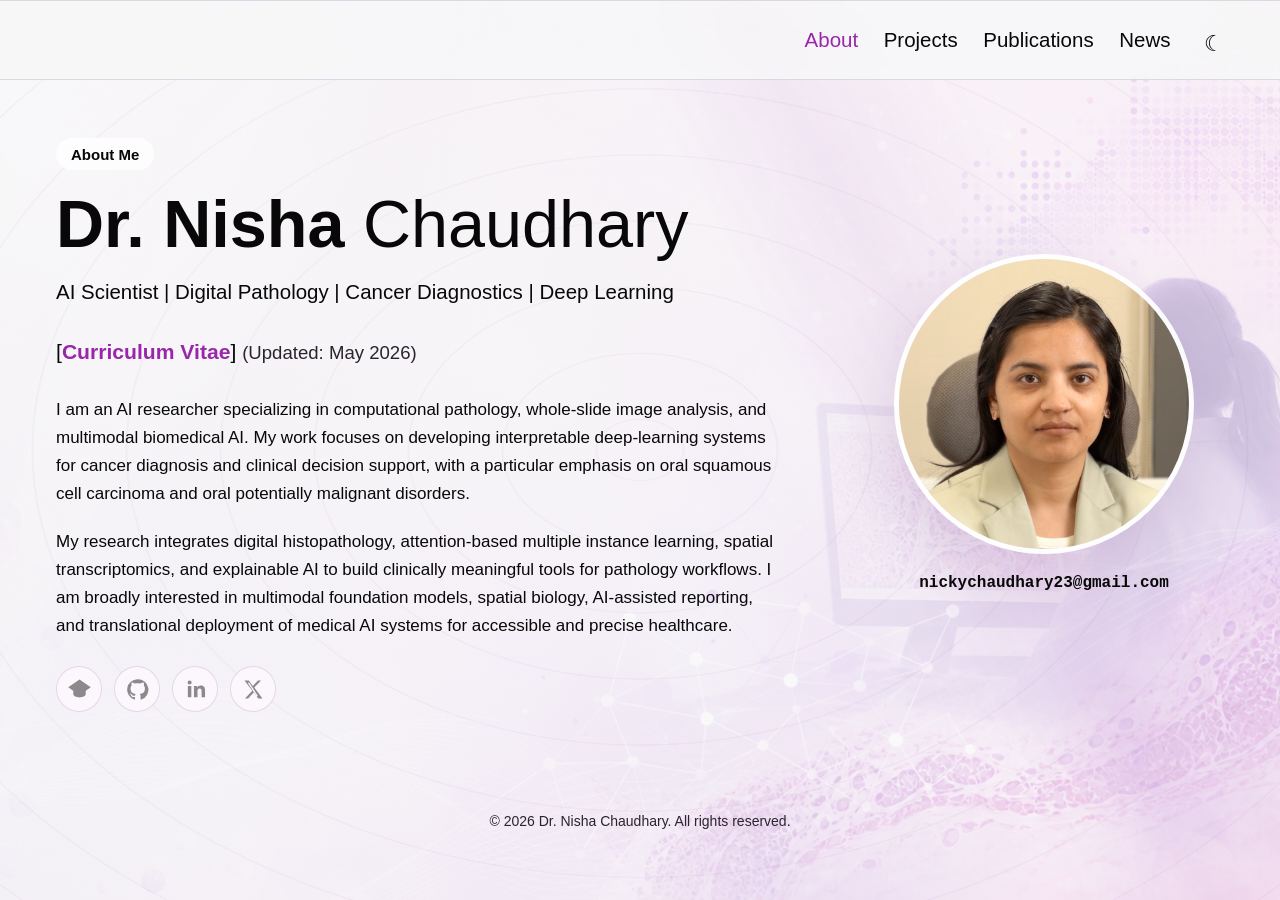
<file: index.html>
<!DOCTYPE html>
<html lang="en">
<head>
  <meta charset="UTF-8" />
  <meta name="viewport" content="width=device-width, initial-scale=1.0" />
  <meta name="description" content="Academic portfolio of Dr. Nisha Chaudhary, AI scientist in digital pathology and cancer diagnostics." />
  <title>Dr. Nisha Chaudhary</title>
  <link rel="stylesheet" href="styles.css" />
</head>
<body>
  <header class="site-header">
    <nav class="nav-shell" aria-label="Primary navigation">
      <span class="brand brand-placeholder" aria-hidden="true"></span>
      <div class="nav-links">
        <a class="active" href="index.html">About</a>
        <a href="projects.html">Projects</a>
        <a href="publications.html">Publications</a>
        <a href="news.html">News</a>
        <button class="theme-toggle" type="button" aria-label="Toggle dark and light mode"></button>
      </div>
    </nav>
  </header>

  <main class="page-shell about-layout">
    <section class="about-copy" aria-labelledby="about-heading">
      <p class="section-pill">About Me</p>
      <h1 id="about-heading" class="name-heading"><strong>Dr. Nisha</strong> Chaudhary</h1>
      <p class="affiliation">AI Scientist | Digital Pathology | Cancer Diagnostics | Deep Learning</p>
      <p class="cv-line">
        [<a href="Nisha_CV.pdf" target="_blank" rel="noopener noreferrer">Curriculum Vitae</a>]
        <span>(Updated: May 2026)</span>
      </p>
      <p>
        I am an AI researcher specializing in computational pathology, whole-slide image analysis, and multimodal biomedical AI. My work focuses on developing interpretable deep-learning systems for cancer diagnosis and clinical decision support, with a particular emphasis on oral squamous cell carcinoma and oral potentially malignant disorders.
      </p>
      <p>
        My research integrates digital histopathology, attention-based multiple instance learning, spatial transcriptomics, and explainable AI to build clinically meaningful tools for pathology workflows. I am broadly interested in multimodal foundation models, spatial biology, AI-assisted reporting, and translational deployment of medical AI systems for accessible and precise healthcare.
      </p>

      <div class="social-row" aria-label="Profile links">
        <a class="social-link scholar" href="https://scholar.google.com/citations?user=HsAJ6cYAAAAJ&hl=en" target="_blank" rel="noopener noreferrer" aria-label="Google Scholar" title="Google Scholar">
          <svg class="social-icon" viewBox="0 0 24 24" aria-hidden="true">
            <path d="M12 3 2 10l10 7 10-7-10-7Z"></path>
            <path d="M6.5 13.2v3.1c0 1.5 2.5 2.7 5.5 2.7s5.5-1.2 5.5-2.7v-3.1"></path>
          </svg>
        </a>
        <a class="social-link github" href="https://github.com/NishaChaudhary23" target="_blank" rel="noopener noreferrer" aria-label="GitHub" title="GitHub">
          <svg class="social-icon" viewBox="0 0 24 24" aria-hidden="true">
            <path d="M12 2.8a9.3 9.3 0 0 0-2.9 18.1c.5.1.7-.2.7-.5v-1.7c-2.8.6-3.4-1.2-3.4-1.2-.5-1.1-1.1-1.4-1.1-1.4-.9-.6.1-.6.1-.6 1 .1 1.5 1 1.5 1 .9 1.5 2.3 1.1 2.9.8.1-.6.3-1.1.6-1.3-2.2-.3-4.6-1.1-4.6-4.9 0-1.1.4-2 1-2.7-.1-.3-.4-1.3.1-2.7 0 0 .8-.3 2.8 1a9.7 9.7 0 0 1 5 0c1.9-1.3 2.8-1 2.8-1 .5 1.4.2 2.4.1 2.7.7.7 1 1.6 1 2.7 0 3.8-2.3 4.6-4.6 4.9.4.3.7 1 .7 2v2.4c0 .3.2.6.7.5A9.3 9.3 0 0 0 12 2.8Z"></path>
          </svg>
        </a>
        <a class="social-link linkedin" href="https://www.linkedin.com/in/nisha-chaudhary-33b6a425b/" target="_blank" rel="noopener noreferrer" aria-label="LinkedIn" title="LinkedIn">
          <svg class="social-icon" viewBox="0 0 24 24" aria-hidden="true">
            <path d="M5.2 8.8h3.1v10H5.2v-10Zm1.6-4.9a1.8 1.8 0 1 1 0 3.6 1.8 1.8 0 0 1 0-3.6Zm3.8 4.9h3v1.4h.1c.4-.8 1.5-1.7 3-1.7 3.2 0 3.8 2.1 3.8 4.9v5.4h-3.1v-4.9c0-1.2 0-2.7-1.7-2.7s-1.9 1.3-1.9 2.6v5h-3.2v-10Z"></path>
          </svg>
        </a>
        <a class="social-link x" href="https://x.com/Nisha9293" target="_blank" rel="noopener noreferrer" aria-label="X" title="X">
          <svg class="social-icon" viewBox="0 0 24 24" aria-hidden="true">
            <path d="m4 4 6.9 9.2L4.4 20h2.8l5-5.3 4 5.3H20l-7.3-9.7L18.7 4h-2.8l-4.5 4.8L7.8 4H4Zm4.3 2 7.8 12h-1.4L6.8 6h1.5Z"></path>
          </svg>
        </a>
      </div>
    </section>

    <aside class="profile-panel" aria-label="Profile photo and email">
      <img class="oval-photo" src="your-photo.png" alt="Dr. Nisha Chaudhary" />
      <a class="email-link" href="mailto:nickychaudhary23@gmail.com">nickychaudhary23@gmail.com</a>
    </aside>
  </main>

  <footer class="site-footer">
    <p>&copy; 2026 Dr. Nisha Chaudhary. All rights reserved.</p>
  </footer>

  <script src="script.js"></script>
</body>
</html>
</file>
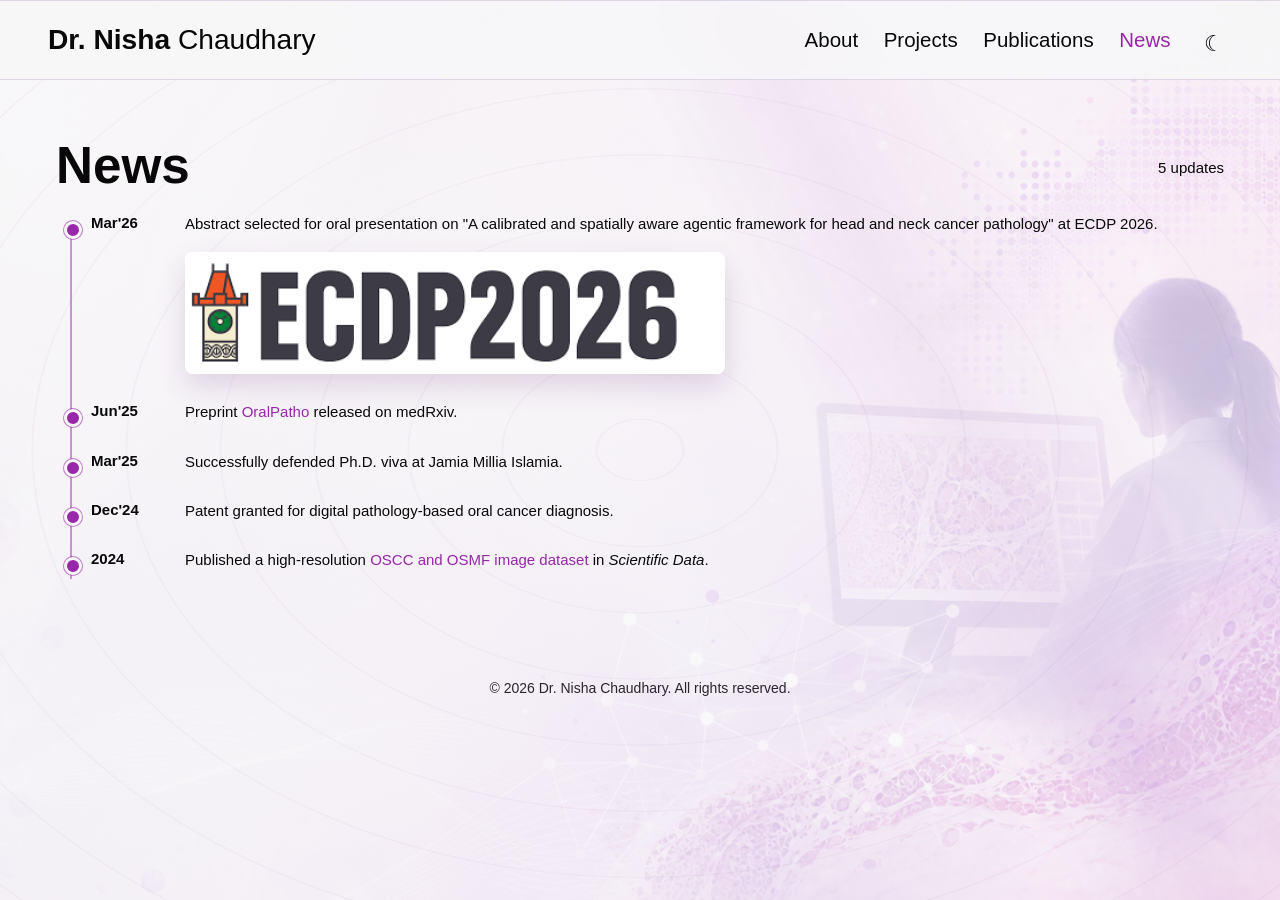
<file: news.html>
<!DOCTYPE html>
<html lang="en">
<head>
  <meta charset="UTF-8" />
  <meta name="viewport" content="width=device-width, initial-scale=1.0" />
  <meta name="description" content="News and updates from Dr. Nisha Chaudhary." />
  <title>News | Dr. Nisha Chaudhary</title>
  <link rel="stylesheet" href="styles.css" />
</head>
<body>
  <header class="site-header">
    <nav class="nav-shell" aria-label="Primary navigation">
      <a class="brand" href="index.html"><strong>Dr. Nisha</strong> Chaudhary</a>
      <div class="nav-links">
        <a href="index.html">About</a>
        <a href="projects.html">Projects</a>
        <a href="publications.html">Publications</a>
        <a class="active" href="news.html">News</a>
        <button class="theme-toggle" type="button" aria-label="Toggle dark and light mode"></button>
      </div>
    </nav>
  </header>

  <main class="page-shell">
    <div class="news-heading">
      <h1>News</h1>
      <span>5 updates</span>
    </div>
    <section class="news-timeline" aria-label="News timeline">
      <article class="timeline-news-item">
        <time>Mar'26</time>
        <div class="timeline-news-content">
          <p>Abstract selected for oral presentation on "A calibrated and spatially aware agentic framework for head and neck cancer pathology" at ECDP 2026.</p>
          <img class="news-logo" src="ecdp.png" alt="ECDP 2026 logo" />
        </div>
      </article>
      <article class="timeline-news-item">
        <time>Jun'25</time>
        <div class="timeline-news-content">
          <p>Preprint <a href="https://www.medrxiv.org/content/10.1101/2025.06.05.25329090v1" target="_blank" rel="noopener noreferrer">OralPatho</a> released on medRxiv.</p>
        </div>
      </article>
      <article class="timeline-news-item">
        <time>Mar'25</time>
        <div class="timeline-news-content">
          <p>Successfully defended Ph.D. viva at Jamia Millia Islamia.</p>
        </div>
      </article>
      <article class="timeline-news-item">
        <time>Dec'24</time>
        <div class="timeline-news-content">
          <p>Patent granted for digital pathology-based oral cancer diagnosis.</p>
        </div>
      </article>
      <article class="timeline-news-item">
        <time>2024</time>
        <div class="timeline-news-content">
          <p>Published a high-resolution <a href="https://www.nature.com/articles/s41597-024-03836-6" target="_blank" rel="noopener noreferrer">OSCC and OSMF image dataset</a> in <em>Scientific Data</em>.</p>
        </div>
      </article>
    </section>
  </main>

  <footer class="site-footer">
    <p>&copy; 2026 Dr. Nisha Chaudhary. All rights reserved.</p>
  </footer>

  <script src="script.js"></script>
</body>
</html>
</file>
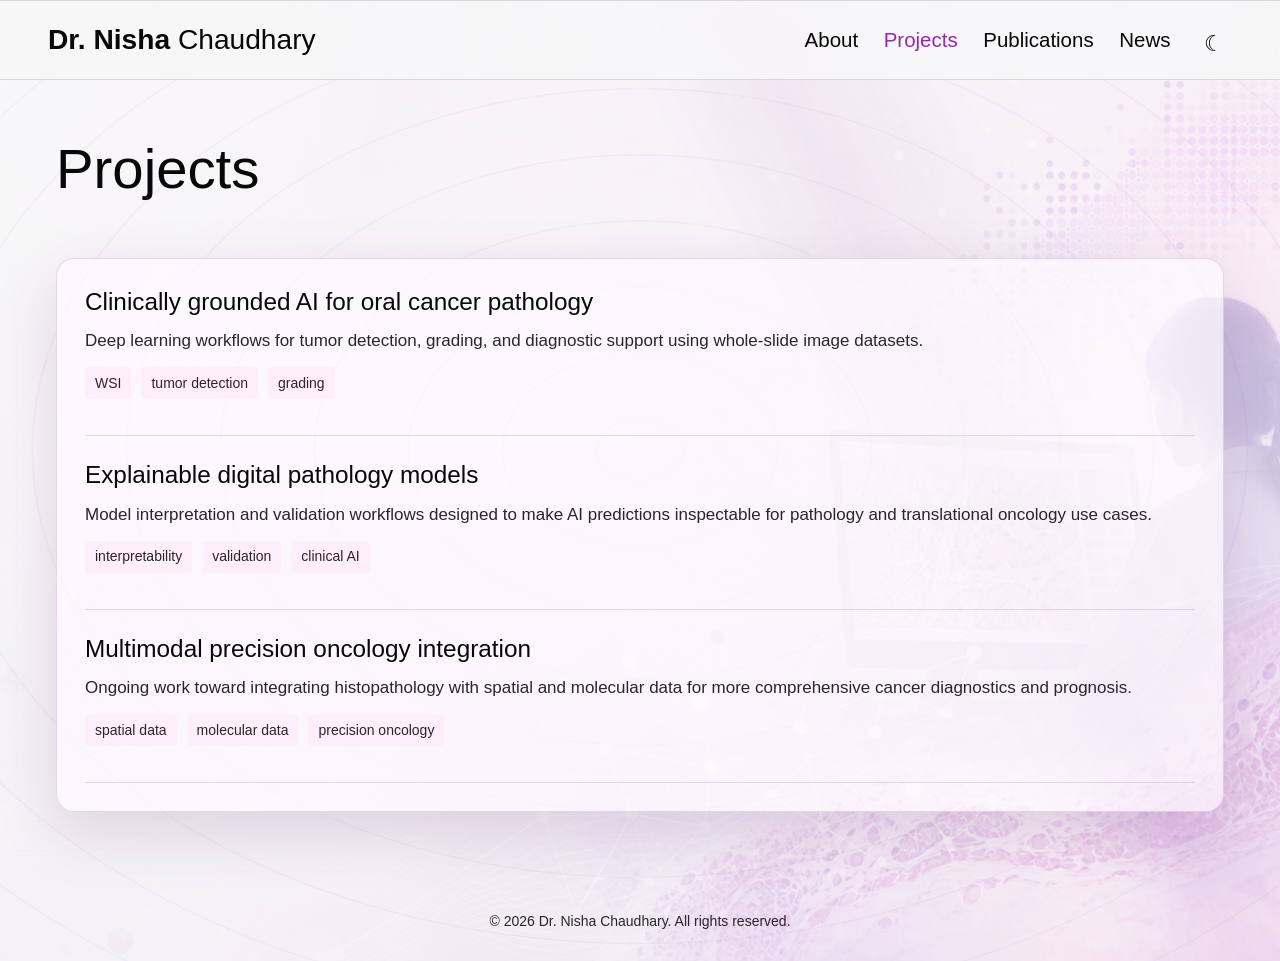
<file: projects.html>
<!DOCTYPE html>
<html lang="en">
<head>
  <meta charset="UTF-8" />
  <meta name="viewport" content="width=device-width, initial-scale=1.0" />
  <meta name="description" content="Research projects by Dr. Nisha Chaudhary." />
  <title>Projects | Dr. Nisha Chaudhary</title>
  <link rel="stylesheet" href="styles.css" />
</head>
<body>
  <header class="site-header">
    <nav class="nav-shell" aria-label="Primary navigation">
      <a class="brand" href="index.html"><strong>Dr. Nisha</strong> Chaudhary</a>
      <div class="nav-links">
        <a href="index.html">About</a>
        <a class="active" href="projects.html">Projects</a>
        <a href="publications.html">Publications</a>
        <a href="news.html">News</a>
        <button class="theme-toggle" type="button" aria-label="Toggle dark and light mode"></button>
      </div>
    </nav>
  </header>

  <main class="page-shell">
    <h1>Projects</h1>
    <section class="content-block">
      <article class="publication">
        <h2>Clinically grounded AI for oral cancer pathology</h2>
        <p>Deep learning workflows for tumor detection, grading, and diagnostic support using whole-slide image datasets.</p>
        <p class="pub-links">
          <span>WSI</span>
          <span>tumor detection</span>
          <span>grading</span>
        </p>
      </article>

      <article class="publication">
        <h2>Explainable digital pathology models</h2>
        <p>Model interpretation and validation workflows designed to make AI predictions inspectable for pathology and translational oncology use cases.</p>
        <p class="pub-links">
          <span>interpretability</span>
          <span>validation</span>
          <span>clinical AI</span>
        </p>
      </article>

      <article class="publication">
        <h2>Multimodal precision oncology integration</h2>
        <p>Ongoing work toward integrating histopathology with spatial and molecular data for more comprehensive cancer diagnostics and prognosis.</p>
        <p class="pub-links">
          <span>spatial data</span>
          <span>molecular data</span>
          <span>precision oncology</span>
        </p>
      </article>
    </section>
  </main>

  <footer class="site-footer">
    <p>&copy; 2026 Dr. Nisha Chaudhary. All rights reserved.</p>
  </footer>

  <script src="script.js"></script>
</body>
</html>
</file>
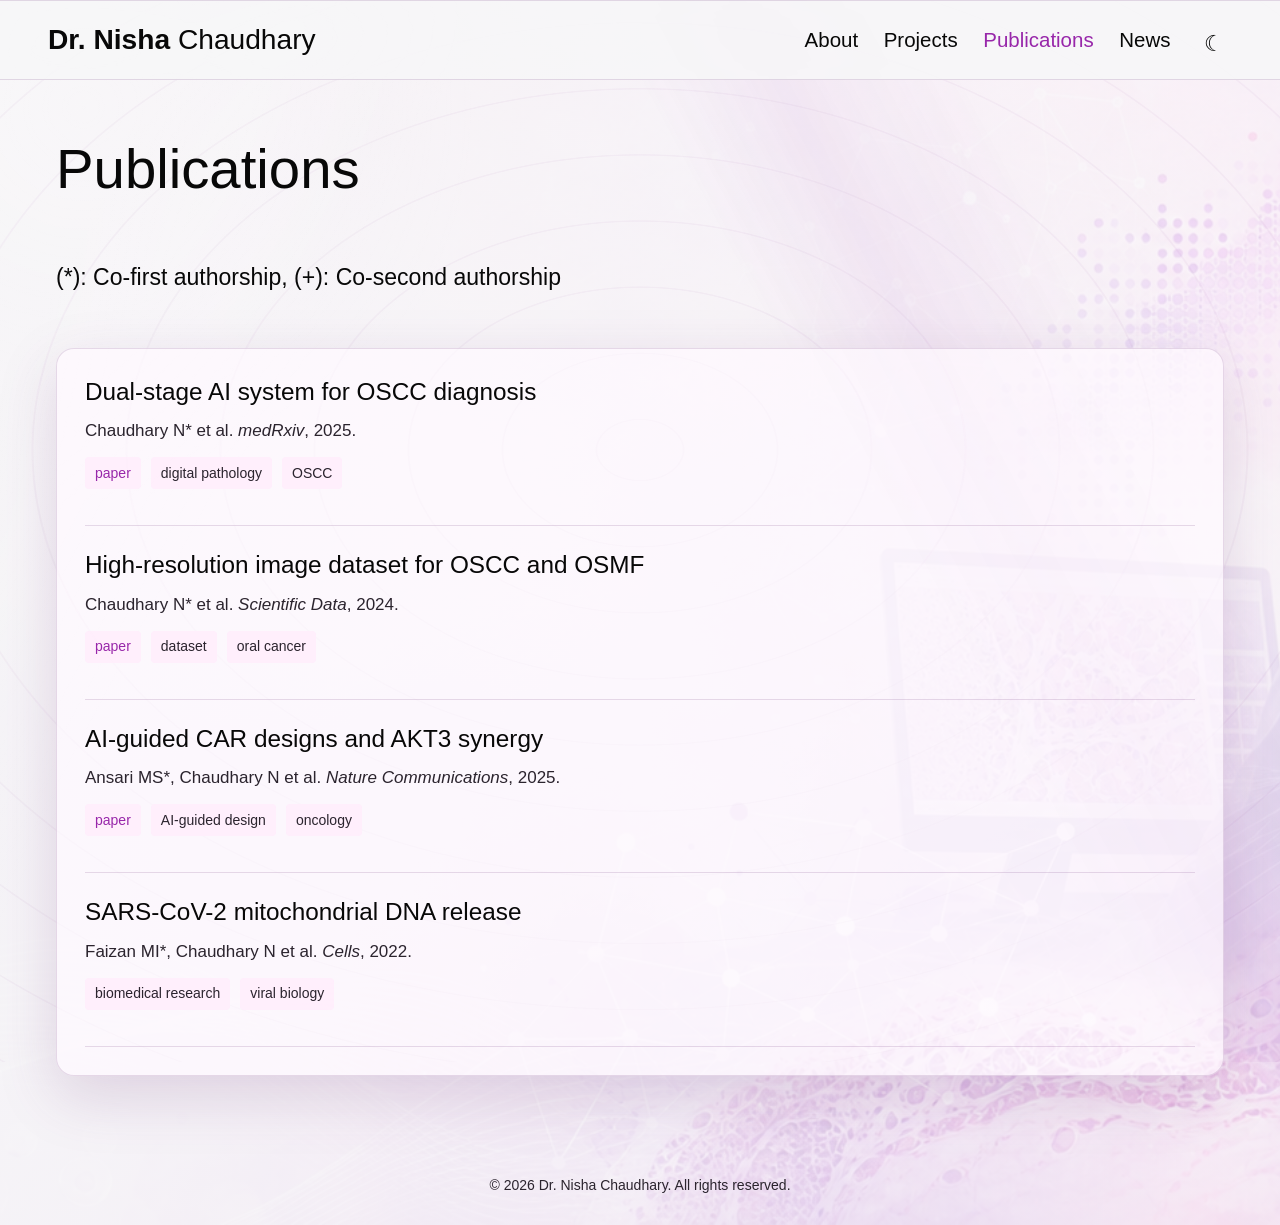
<file: publications.html>
<!DOCTYPE html>
<html lang="en">
<head>
  <meta charset="UTF-8" />
  <meta name="viewport" content="width=device-width, initial-scale=1.0" />
  <meta name="description" content="Publications by Dr. Nisha Chaudhary." />
  <title>Publications | Dr. Nisha Chaudhary</title>
  <link rel="stylesheet" href="styles.css" />
</head>
<body>
  <header class="site-header">
    <nav class="nav-shell" aria-label="Primary navigation">
      <a class="brand" href="index.html"><strong>Dr. Nisha</strong> Chaudhary</a>
      <div class="nav-links">
        <a href="index.html">About</a>
        <a href="projects.html">Projects</a>
        <a class="active" href="publications.html">Publications</a>
        <a href="news.html">News</a>
        <button class="theme-toggle" type="button" aria-label="Toggle dark and light mode"></button>
      </div>
    </nav>
  </header>

  <main class="page-shell">
    <h1>Publications</h1>
    <p class="page-note">(*): Co-first authorship, (+): Co-second authorship</p>

    <section class="content-block" aria-label="Selected publications">
      <article class="publication">
        <h2>Dual-stage AI system for OSCC diagnosis</h2>
        <p>Chaudhary N* et al. <em>medRxiv</em>, 2025.</p>
        <p class="pub-links">
          <a href="https://www.medrxiv.org/content/10.1101/2025.06.05.25329090v1" target="_blank" rel="noopener noreferrer">paper</a>
          <span>digital pathology</span>
          <span>OSCC</span>
        </p>
      </article>

      <article class="publication">
        <h2>High-resolution image dataset for OSCC and OSMF</h2>
        <p>Chaudhary N* et al. <em>Scientific Data</em>, 2024.</p>
        <p class="pub-links">
          <a href="https://www.nature.com/articles/s41597-024-03836-6" target="_blank" rel="noopener noreferrer">paper</a>
          <span>dataset</span>
          <span>oral cancer</span>
        </p>
      </article>

      <article class="publication">
        <h2>AI-guided CAR designs and AKT3 synergy</h2>
        <p>Ansari MS*, Chaudhary N et al. <em>Nature Communications</em>, 2025.</p>
        <p class="pub-links">
          <a href="https://www.nature.com/articles/s41467-025-68272-5" target="_blank" rel="noopener noreferrer">paper</a>
          <span>AI-guided design</span>
          <span>oncology</span>
        </p>
      </article>

      <article class="publication">
        <h2>SARS-CoV-2 mitochondrial DNA release</h2>
        <p>Faizan MI*, Chaudhary N et al. <em>Cells</em>, 2022.</p>
        <p class="pub-links">
          <span>biomedical research</span>
          <span>viral biology</span>
        </p>
      </article>
    </section>
  </main>

  <footer class="site-footer">
    <p>&copy; 2026 Dr. Nisha Chaudhary. All rights reserved.</p>
  </footer>

  <script src="script.js"></script>
</body>
</html>
</file>
<file: styles.css>
:root {
  --bg: #f7f7f8;
  --text: #080808;
  --muted: #2b242e;
  --border: rgba(122, 68, 132, 0.18);
  --link: #9827aa;
  --link-hover: #6d197c;
  --surface: rgba(255, 250, 255, 0.68);
  --soft: rgba(255, 236, 252, 0.8);
  --shadow: rgba(111, 58, 120, 0.18);
}

:root[data-theme="dark"] {
  --bg: #17131a;
  --text: #f5eef7;
  --muted: #d7c6dc;
  --border: rgba(255, 255, 255, 0.14);
  --link: #e081ef;
  --link-hover: #f1b8f8;
  --surface: rgba(38, 30, 43, 0.78);
  --soft: rgba(56, 43, 63, 0.8);
  --shadow: rgba(0, 0, 0, 0.32);
}

* {
  box-sizing: border-box;
}

html {
  scroll-behavior: smooth;
}

body {
  position: relative;
  isolation: isolate;
  margin: 0;
  min-height: 100vh;
  background:
    linear-gradient(90deg, rgba(247, 247, 248, 0.9) 0%, rgba(247, 247, 248, 0.72) 52%, rgba(247, 247, 248, 0.5) 100%),
    url("homepage-biomedical-ai-bg.png") center / cover no-repeat,
    var(--bg);
  color: var(--text);
  font-family: -apple-system, BlinkMacSystemFont, "Segoe UI", Roboto, Helvetica, Arial, sans-serif;
  font-size: 17px;
  line-height: 1.65;
  overflow-x: hidden;
}

body::before,
body::after {
  content: "";
  position: fixed;
  inset: -18%;
  z-index: -1;
  pointer-events: none;
}

body::before {
  opacity: 0.5;
  background:
    radial-gradient(circle at 18% 22%, rgba(255, 255, 255, 0.32), transparent 23%),
    linear-gradient(118deg, transparent 0 22%, rgba(255, 255, 255, 0.22) 26%, transparent 34%),
    linear-gradient(62deg, transparent 0 58%, rgba(157, 42, 175, 0.11) 64%, transparent 72%);
  mix-blend-mode: soft-light;
  animation: premium-ribbons 22s ease-in-out infinite alternate;
}

body::after {
  opacity: 0.2;
  background:
    repeating-radial-gradient(ellipse at center, transparent 0 42px, rgba(123, 33, 141, 0.18) 43px 44px, transparent 45px 94px);
  mix-blend-mode: multiply;
  animation: premium-contours 36s linear infinite;
}

:root[data-theme="dark"] body {
  background:
    linear-gradient(90deg, rgba(23, 19, 26, 0.9) 0%, rgba(23, 19, 26, 0.76) 52%, rgba(23, 19, 26, 0.56) 100%),
    url("homepage-biomedical-ai-bg.png") center / cover no-repeat,
    var(--bg);
}

@keyframes premium-ribbons {
  from {
    transform: translate3d(-2%, -1%, 0) scale(1);
  }
  to {
    transform: translate3d(3%, 2%, 0) scale(1.04);
  }
}

@keyframes premium-contours {
  from {
    transform: translate3d(0, 0, 0) rotate(0deg);
  }
  to {
    transform: translate3d(-4%, -2%, 0) rotate(3deg);
  }
}

a {
  color: var(--link);
  text-decoration: none;
}

a:hover {
  color: var(--link-hover);
  text-decoration: underline;
}

.site-header {
  position: sticky;
  top: 0;
  z-index: 10;
  border-top: 1px solid var(--border);
  border-bottom: 1px solid var(--border);
  background: color-mix(in srgb, var(--bg) 90%, transparent);
  backdrop-filter: blur(18px);
  -webkit-backdrop-filter: blur(18px);
}

.nav-shell {
  max-width: 1540px;
  margin: 0 auto;
  display: flex;
  align-items: center;
  justify-content: space-between;
  gap: 24px;
  min-height: 78px;
  padding: 0 48px;
}

.brand {
  color: var(--text);
  font-size: clamp(22px, 2.2vw, 32px);
  font-weight: 300;
  letter-spacing: 0;
  white-space: nowrap;
}

.brand-placeholder {
  width: min(38vw, 520px);
  height: 1px;
}

.brand:hover {
  color: var(--text);
  text-decoration: none;
}

.brand strong {
  font-weight: 800;
}

.nav-links {
  display: flex;
  align-items: center;
  justify-content: flex-end;
  gap: clamp(16px, 2vw, 28px);
  flex-wrap: wrap;
}

.nav-links a,
.theme-toggle {
  border: 0;
  background: transparent;
  color: var(--text);
  cursor: pointer;
  font: inherit;
  font-size: clamp(17px, 1.6vw, 24px);
  line-height: 1;
  padding: 10px 0;
}

.nav-links a.active,
.nav-links a:hover,
.theme-toggle:hover {
  color: var(--link);
  text-decoration: none;
}

.theme-toggle {
  display: inline-grid;
  width: 36px;
  min-width: 36px;
  height: 36px;
  place-items: center;
  border: 1px solid transparent;
  border-radius: 50%;
  font-size: 22px;
  text-align: center;
}

.theme-toggle:hover {
  border-color: var(--border);
  background: var(--surface);
}

.page-shell {
  max-width: 1320px;
  margin: 0 auto;
  padding: 58px 56px 76px;
  position: relative;
  z-index: 1;
}

.about-layout {
  display: grid;
  grid-template-columns: minmax(0, 1fr) minmax(280px, 360px);
  gap: clamp(42px, 7vw, 112px);
  align-items: center;
}

h1 {
  margin: 0 0 58px;
  font-size: clamp(42px, 4.4vw, 68px);
  font-weight: 300;
  line-height: 1.1;
  letter-spacing: 0;
}

.name-heading {
  margin-bottom: 14px;
  font-size: clamp(46px, 5.2vw, 76px);
  font-weight: 500;
}

.name-heading strong {
  font-weight: 850;
}

.section-pill {
  display: inline-flex;
  align-items: center;
  min-height: 32px;
  margin: 0 0 18px;
  border-radius: 999px;
  background: rgba(255, 255, 255, 0.78);
  color: var(--text);
  font-size: 15px;
  font-weight: 850;
  line-height: 1;
  padding: 7px 15px;
}

:root[data-theme="dark"] .section-pill {
  background: rgba(128, 55, 142, 0.55);
}

.affiliation {
  margin: 0 0 20px;
  color: var(--text);
  font-size: clamp(17px, 1.6vw, 23px);
}

p {
  margin: 0 0 20px;
}

.cv-line {
  margin: 26px 0 26px;
  font-size: clamp(18px, 1.65vw, 24px);
}

.cv-line a {
  font-weight: 800;
}

.cv-line span {
  color: var(--muted);
  font-size: 0.88em;
}

.social-row {
  display: flex;
  flex-wrap: wrap;
  gap: 12px;
  margin-top: 26px;
}

.social-link {
  display: inline-grid;
  width: 46px;
  height: 46px;
  place-items: center;
  border: 1px solid var(--border);
  border-radius: 50%;
  background: var(--surface);
  color: var(--muted);
  padding: 0;
  transition: background 0.2s ease, border-color 0.2s ease, color 0.2s ease, transform 0.2s ease;
}

.social-link:hover {
  transform: translateY(-2px);
  text-decoration: none;
}

.social-icon {
  width: 27px;
  height: 27px;
  color: #8a8a8a;
  fill: currentColor;
  filter: grayscale(1);
  flex: 0 0 auto;
  transition: color 0.2s ease, filter 0.2s ease;
}

.social-link.scholar:hover {
  border-color: #4285f4;
  color: #4285f4;
}

.social-link.scholar:hover .social-icon {
  color: #4285f4;
  filter: grayscale(0);
}

.social-link.github:hover {
  border-color: var(--text);
  color: var(--text);
}

.social-link.github:hover .social-icon {
  color: var(--text);
  filter: grayscale(0);
}

.social-link.linkedin:hover {
  border-color: #0a66c2;
  color: #0a66c2;
}

.social-link.linkedin:hover .social-icon {
  color: #0a66c2;
  filter: grayscale(0);
}

.social-link.x:hover {
  border-color: var(--text);
  color: var(--text);
}

.social-link.x:hover .social-icon {
  color: var(--text);
  filter: grayscale(0);
}

.profile-panel {
  display: grid;
  justify-items: center;
  gap: 16px;
}

.oval-photo {
  width: min(100%, 300px);
  aspect-ratio: 1;
  display: block;
  object-fit: cover;
  object-position: center;
  border: 5px solid rgba(255, 255, 255, 0.92);
  border-radius: 50%;
  box-shadow: 0 26px 70px var(--shadow);
}

.email-link {
  color: var(--text);
  font-family: ui-monospace, SFMono-Regular, Menlo, Monaco, Consolas, "Liberation Mono", monospace;
  font-size: clamp(14px, 1.25vw, 18px);
  font-weight: 700;
  max-width: 100%;
  overflow-wrap: anywhere;
  text-align: center;
}

.email-link:hover {
  color: var(--link);
}

.page-note {
  margin-bottom: 52px;
  font-size: clamp(19px, 1.8vw, 27px);
}

.content-block {
  border: 1px solid var(--border);
  border-radius: 18px;
  background: var(--surface);
  box-shadow: 0 20px 60px var(--shadow);
  padding: 28px;
}

.publication {
  border-bottom: 1px solid var(--border);
  padding: 24px 0;
}

.publication:first-child {
  padding-top: 0;
}

.publication h2,
.callout h2 {
  margin: 0 0 10px;
  color: var(--text);
  font-size: clamp(21px, 1.9vw, 30px);
  font-weight: 500;
  line-height: 1.25;
}

.publication p {
  color: var(--muted);
  margin-bottom: 12px;
}

.pub-links {
  display: flex;
  flex-wrap: wrap;
  gap: 10px;
}

.pub-links a,
.pub-links span {
  display: inline-flex;
  align-items: center;
  min-height: 32px;
  border-radius: 4px;
  background: var(--soft);
  color: var(--muted);
  font-size: 14px;
  padding: 4px 10px;
}

.pub-links a {
  color: var(--link);
}

.callout {
  margin: 34px 0;
  border: 1px solid var(--border);
  border-radius: 14px;
  background: var(--surface);
  padding: 22px;
}

.callout ul {
  margin: 12px 0 0;
  padding-left: 26px;
}

.news-heading {
  display: flex;
  align-items: flex-start;
  justify-content: space-between;
  gap: 24px;
  margin-bottom: 18px;
}

.news-heading h1 {
  margin-bottom: 0;
  font-size: clamp(42px, 4vw, 62px);
  font-weight: 850;
}

.news-heading span {
  margin-top: 18px;
  color: var(--text);
  font-size: 15px;
}

.news-timeline {
  position: relative;
  display: grid;
  gap: 26px;
  margin-left: 7px;
  padding: 0 0 8px 28px;
}

.news-timeline::before {
  content: "";
  position: absolute;
  top: 14px;
  bottom: 0;
  left: 7px;
  width: 2px;
  background: color-mix(in srgb, var(--link) 48%, transparent);
}

.timeline-news-item {
  position: relative;
  display: grid;
  grid-template-columns: 78px minmax(0, 1fr);
  gap: 16px;
}

.timeline-news-item::before {
  content: "";
  position: absolute;
  top: 9px;
  left: -27px;
  width: 12px;
  height: 12px;
  border: 3px solid var(--bg);
  border-radius: 50%;
  background: var(--link);
  box-shadow: 0 0 0 1px color-mix(in srgb, var(--link) 58%, transparent);
}

.timeline-news-item time {
  color: var(--text);
  font-size: 15px;
  font-weight: 850;
  line-height: 1.45;
  white-space: nowrap;
}

.timeline-news-content p {
  margin: 0;
  color: var(--text);
  font-size: 15px;
  line-height: 1.55;
}

.news-logo {
  display: block;
  width: min(100%, 540px);
  margin-top: 16px;
  border-radius: 8px;
  background: #ffffff;
  box-shadow: 0 12px 28px var(--shadow);
}

.site-footer {
  max-width: 1320px;
  margin: 0 auto;
  color: var(--muted);
  padding: 22px 56px 28px;
  font-size: 14px;
  text-align: center;
}

.site-footer p {
  margin: 0;
}

@media (max-width: 900px) {
  body {
    font-size: 18px;
  }

  .nav-shell {
    align-items: flex-start;
    flex-direction: column;
    min-height: auto;
    padding: 22px;
  }

  .nav-links {
    justify-content: flex-start;
  }

  .nav-links a,
  .theme-toggle {
    font-size: 20px;
  }

  .page-shell {
    padding: 52px 22px 70px;
  }

  .site-footer {
    padding: 24px 22px 30px;
  }

  .about-layout {
    grid-template-columns: 1fr;
  }

  .profile-panel {
    justify-items: start;
  }

  .oval-photo {
    width: min(100%, 320px);
  }

  .email-link {
    text-align: left;
  }

  h1 {
    margin-bottom: 38px;
  }

  .news-heading {
    flex-direction: column;
    gap: 0;
  }

  .news-heading span {
    margin-top: 0;
  }

  .timeline-news-item {
    grid-template-columns: 1fr;
    gap: 2px;
  }
}

@media (prefers-reduced-motion: reduce) {
  body::before,
  body::after {
    animation: none;
  }
}
</file>
